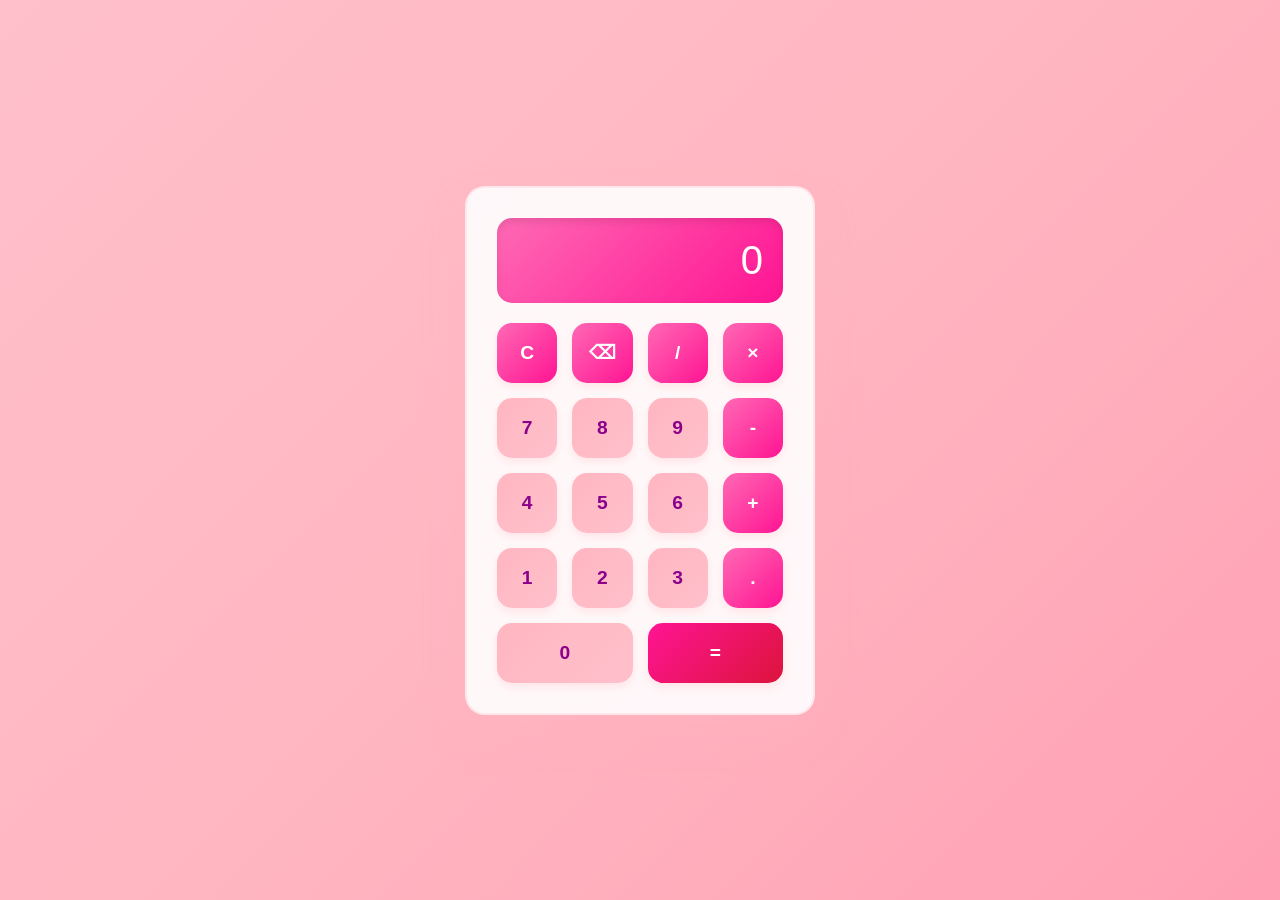
<file: index.html>
<!DOCTYPE html>
<html lang="es">
<head>
    <meta charset="UTF-8">
    <meta name="viewport" content="width=device-width, initial-scale=1.0">
    <title>Calculadora Rosada</title>
    <link rel="stylesheet" href="styles.css">
</head>
<body>
    <div class="calculator">
        <div class="display" id="display">0</div>
        <div class="buttons">
            <button class="button clear" onclick="clearDisplay()">C</button>
            <button class="button clear" onclick="deleteLast()">⌫</button>
            <button class="button operator" onclick="appendToDisplay('/')">/</button>
            <button class="button operator" onclick="appendToDisplay('*')">×</button>
            
            <button class="button" onclick="appendToDisplay('7')">7</button>
            <button class="button" onclick="appendToDisplay('8')">8</button>
            <button class="button" onclick="appendToDisplay('9')">9</button>
            <button class="button operator" onclick="appendToDisplay('-')">-</button>
            
            <button class="button" onclick="appendToDisplay('4')">4</button>
            <button class="button" onclick="appendToDisplay('5')">5</button>
            <button class="button" onclick="appendToDisplay('6')">6</button>
            <button class="button operator" onclick="appendToDisplay('+')">+</button>
            
            <button class="button" onclick="appendToDisplay('1')">1</button>
            <button class="button" onclick="appendToDisplay('2')">2</button>
            <button class="button" onclick="appendToDisplay('3')">3</button>
            <button class="button operator" onclick="appendToDisplay('.')">.</button>
            
            <button class="button zero" onclick="appendToDisplay('0')">0</button>
            <button class="button equals" onclick="calculate()">=</button>
        </div>
    </div>
    
    <script src="script.js"></script>
</body>
</html>
</file>
<file: styles.css>
* {
    margin: 0;
    padding: 0;
    box-sizing: border-box;
}

body {
    font-family: 'Arial', sans-serif;
    background: linear-gradient(135deg, #ffc0cb, #ffb6c1, #ffa0b4);
    min-height: 100vh;
    display: flex;
    justify-content: center;
    align-items: center;
    padding: 20px;
}

.calculator {
    background: rgba(255, 255, 255, 0.9);
    border-radius: 20px;
    padding: 30px;
    box-shadow: 0 20px 40px rgba(255, 182, 193, 0.3);
    backdrop-filter: blur(10px);
    border: 2px solid rgba(255, 192, 203, 0.3);
    max-width: 350px;
    width: 100%;
}

.display {
    background: linear-gradient(135deg, #ff69b4, #ff1493);
    color: white;
    font-size: 2.5rem;
    text-align: right;
    padding: 20px;
    border-radius: 15px;
    margin-bottom: 20px;
    min-height: 80px;
    display: flex;
    align-items: center;
    justify-content: flex-end;
    word-wrap: break-word;
    box-shadow: inset 0 4px 8px rgba(0, 0, 0, 0.1);
}

.buttons {
    display: grid;
    grid-template-columns: repeat(4, 1fr);
    gap: 15px;
}

.button {
    background: linear-gradient(135deg, #ffb6c1, #ffc0cb);
    border: none;
    border-radius: 15px;
    font-size: 1.2rem;
    font-weight: bold;
    color: #8b008b;
    cursor: pointer;
    transition: all 0.2s ease;
    height: 60px;
    display: flex;
    align-items: center;
    justify-content: center;
    box-shadow: 0 4px 8px rgba(255, 182, 193, 0.3);
}

.button:hover {
    background: linear-gradient(135deg, #ffa0b4, #ffb6c1);
    transform: translateY(-2px);
    box-shadow: 0 6px 12px rgba(255, 182, 193, 0.4);
}

.button:active {
    transform: translateY(0);
    box-shadow: 0 2px 4px rgba(255, 182, 193, 0.3);
}

.button.operator {
    background: linear-gradient(135deg, #ff69b4, #ff1493);
    color: white;
}

.button.operator:hover {
    background: linear-gradient(135deg, #ff1493, #dc143c);
}

.button.equals {
    background: linear-gradient(135deg, #ff1493, #dc143c);
    color: white;
    grid-column: span 2;
}

.button.equals:hover {
    background: linear-gradient(135deg, #dc143c, #b22222);
}

.button.clear {
    background: linear-gradient(135deg, #ff69b4, #ff1493);
    color: white;
}

.button.clear:hover {
    background: linear-gradient(135deg, #ff1493, #dc143c);
}

.button.zero {
    grid-column: span 2;
}

@media (max-width: 400px) {
    .calculator {
        padding: 20px;
    }
    
    .display {
        font-size: 2rem;
        padding: 15px;
    }
    
    .button {
        height: 50px;
        font-size: 1rem;
    }
    
    .buttons {
        gap: 10px;
    }
}
</file>
